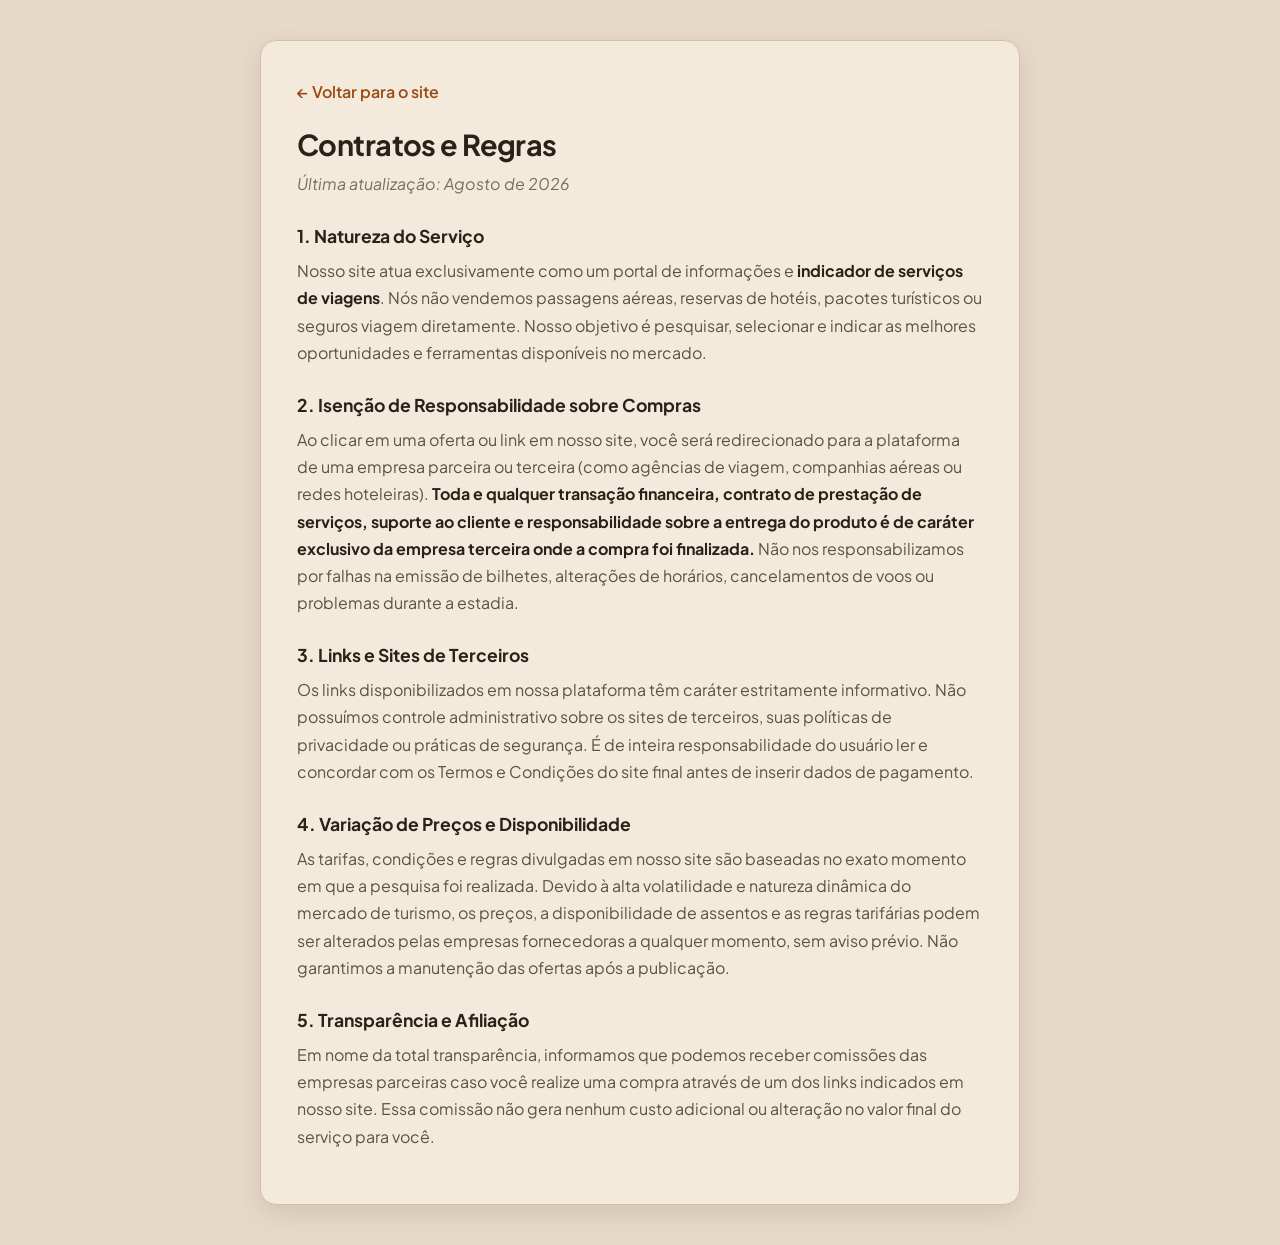
<file: contratos.html>
<!DOCTYPE html>
<html lang="pt-BR">
<head>
    <meta charset="UTF-8">
    <meta name="viewport" content="width=device-width, initial-scale=1.0">
    <title>Contratos e Regras - Aerotec</title>
    <link rel="preconnect" href="https://fonts.googleapis.com">
    <link rel="preconnect" href="https://fonts.gstatic.com" crossorigin>
    <link href="https://fonts.googleapis.com/css2?family=Plus+Jakarta+Sans:wght@500;600;700&display=swap" rel="stylesheet">
    <link rel="stylesheet" href="style.css">
</head>
<body>

    <div class="container-fixo">
        <div class="pagina-simples">
            <a href="index.html" class="link-voltar">← Voltar para o site</a>
            <h1>Contratos e Regras</h1>
            <p class="data-atualizacao">Última atualização: Agosto de 2026</p>
            
            <h2>1. Natureza do Serviço</h2>
            <p>Nosso site atua exclusivamente como um portal de informações e <strong>indicador de serviços de viagens</strong>. Nós não vendemos passagens aéreas, reservas de hotéis, pacotes turísticos ou seguros viagem diretamente. Nosso objetivo é pesquisar, selecionar e indicar as melhores oportunidades e ferramentas disponíveis no mercado.</p>

            <h2>2. Isenção de Responsabilidade sobre Compras</h2>
            <p>Ao clicar em uma oferta ou link em nosso site, você será redirecionado para a plataforma de uma empresa parceira ou terceira (como agências de viagem, companhias aéreas ou redes hoteleiras). <strong>Toda e qualquer transação financeira, contrato de prestação de serviços, suporte ao cliente e responsabilidade sobre a entrega do produto é de caráter exclusivo da empresa terceira onde a compra foi finalizada.</strong> Não nos responsabilizamos por falhas na emissão de bilhetes, alterações de horários, cancelamentos de voos ou problemas durante a estadia.</p>

            <h2>3. Links e Sites de Terceiros</h2>
            <p>Os links disponibilizados em nossa plataforma têm caráter estritamente informativo. Não possuímos controle administrativo sobre os sites de terceiros, suas políticas de privacidade ou práticas de segurança. É de inteira responsabilidade do usuário ler e concordar com os Termos e Condições do site final antes de inserir dados de pagamento.</p>

            <h2>4. Variação de Preços e Disponibilidade</h2>
            <p>As tarifas, condições e regras divulgadas em nosso site são baseadas no exato momento em que a pesquisa foi realizada. Devido à alta volatilidade e natureza dinâmica do mercado de turismo, os preços, a disponibilidade de assentos e as regras tarifárias podem ser alterados pelas empresas fornecedoras a qualquer momento, sem aviso prévio. Não garantimos a manutenção das ofertas após a publicação.</p>
            
            <h2>5. Transparência e Afiliação</h2>
            <p>Em nome da total transparência, informamos que podemos receber comissões das empresas parceiras caso você realize uma compra através de um dos links indicados em nosso site. Essa comissão não gera nenhum custo adicional ou alteração no valor final do serviço para você.</p>
        </div>
    </div>

</body>
</html>
</file>
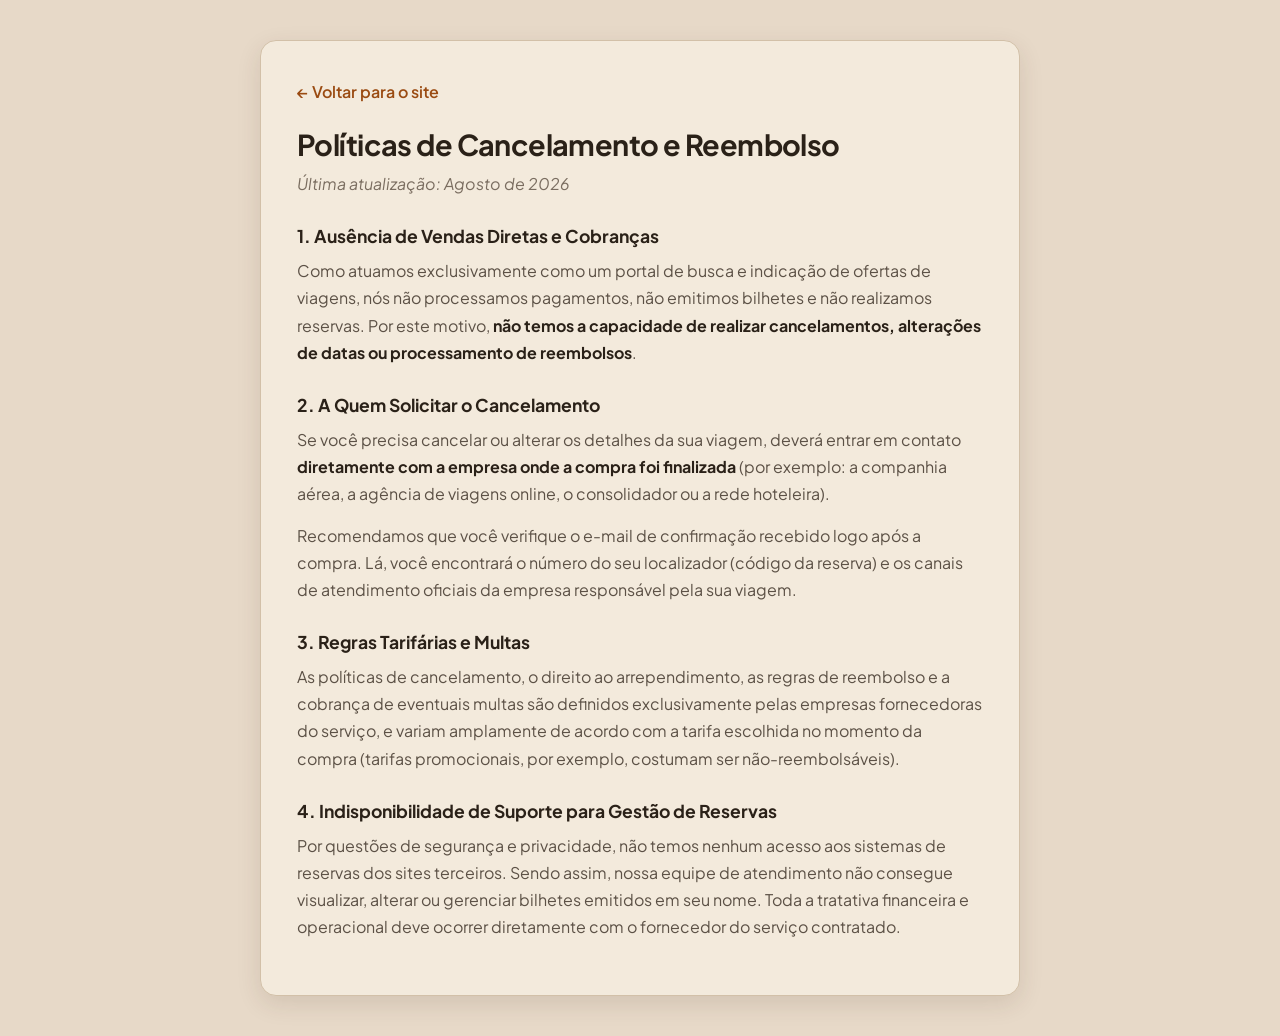
<file: politicas.html>
<!DOCTYPE html>
<html lang="pt-BR">
<head>
    <meta charset="UTF-8">
    <meta name="viewport" content="width=device-width, initial-scale=1.0">
    <title>Políticas de Cancelamento - Aerotec</title>
    <link rel="preconnect" href="https://fonts.googleapis.com">
    <link rel="preconnect" href="https://fonts.gstatic.com" crossorigin>
    <link href="https://fonts.googleapis.com/css2?family=Plus+Jakarta+Sans:wght@500;600;700&display=swap" rel="stylesheet">
    <link rel="stylesheet" href="style.css">
</head>
<body>

    <div class="container-fixo">
        <div class="pagina-simples">
            <a href="index.html" class="link-voltar">← Voltar para o site</a>
            <h1>Políticas de Cancelamento e Reembolso</h1>
            <p class="data-atualizacao">Última atualização: Agosto de 2026</p>
            
            <h2>1. Ausência de Vendas Diretas e Cobranças</h2>
            <p>Como atuamos exclusivamente como um portal de busca e indicação de ofertas de viagens, nós não processamos pagamentos, não emitimos bilhetes e não realizamos reservas. Por este motivo, <strong>não temos a capacidade de realizar cancelamentos, alterações de datas ou processamento de reembolsos</strong>.</p>

            <h2>2. A Quem Solicitar o Cancelamento</h2>
            <p>Se você precisa cancelar ou alterar os detalhes da sua viagem, deverá entrar em contato <strong>diretamente com a empresa onde a compra foi finalizada</strong> (por exemplo: a companhia aérea, a agência de viagens online, o consolidador ou a rede hoteleira).</p>
            <p>Recomendamos que você verifique o e-mail de confirmação recebido logo após a compra. Lá, você encontrará o número do seu localizador (código da reserva) e os canais de atendimento oficiais da empresa responsável pela sua viagem.</p>

            <h2>3. Regras Tarifárias e Multas</h2>
            <p>As políticas de cancelamento, o direito ao arrependimento, as regras de reembolso e a cobrança de eventuais multas são definidos exclusivamente pelas empresas fornecedoras do serviço, e variam amplamente de acordo com a tarifa escolhida no momento da compra (tarifas promocionais, por exemplo, costumam ser não-reembolsáveis).</p>

            <h2>4. Indisponibilidade de Suporte para Gestão de Reservas</h2>
            <p>Por questões de segurança e privacidade, não temos nenhum acesso aos sistemas de reservas dos sites terceiros. Sendo assim, nossa equipe de atendimento não consegue visualizar, alterar ou gerenciar bilhetes emitidos em seu nome. Toda a tratativa financeira e operacional deve ocorrer diretamente com o fornecedor do serviço contratado.</p>
        </div>
    </div>

</body>
</html>
</file>
<file: style.css>
* {
    margin: 0;
    padding: 0;
    box-sizing: border-box;
    font-family: 'Plus Jakarta Sans', 'Inter', -apple-system, BlinkMacSystemFont, 'Segoe UI', Roboto, sans-serif;
    color: var(--texto-principal);
    -webkit-font-smoothing: antialiased;
}

:root {
    --fundo-pagina: #e7d9c8;
    --texto-principal: #2a2118;
    --texto-secundario: #5c5146;
    --texto-suave: #7a6d60;
    --texto-placeholder: #9a8c7e;
    --borda-principal: #d2c0a8;
    --borda-secundaria: #c4b194;
    --borda-suave: #d9cbb8;
    --borda-tracejada: #c4b194;
    --fundo-card: #f3eadc;
    --fundo-papel: #dccdb9;
    --fundo-input: #efe4d4;
    --fundo-imagem: #d4c4ae;
    --sombra-cor: rgba(62, 44, 28, 0.12);
    --cor-destaque: #9a4b12;
    --cor-destaque-hover: #7c3d0e;
    --sombra-destaque: rgba(154, 75, 18, 0.22);
    --sombra-destaque-hover: rgba(154, 75, 18, 0.35);
    --texto-botao: #fff8ef;
    --texto-hero: #fff8ee;
}

html {
    overflow-x: hidden;
    scroll-behavior: smooth;
}

img,
picture,
svg {
    max-width: 100%;
    display: block;
}

body {
    background-color: var(--fundo-pagina);
    padding: 40px 16px;
    transition: background-color 0.3s ease, color 0.3s ease;
    overflow-x: hidden;
    min-width: 0;
}

body.modo-dark {
    --fundo-pagina: #07080a;
    --texto-principal: #f8fafc;
    --texto-secundario: #d1d5db;
    --texto-suave: #9ca3af;
    --texto-placeholder: #6b7280;
    --borda-principal: #26221a;
    --borda-secundaria: #3a3324;
    --borda-suave: #1d1a14;
    --borda-tracejada: #3a3324;
    --fundo-card: #111319;
    --fundo-papel: #161922;
    --fundo-input: #0d0f14;
    --fundo-imagem: #161922;
    --sombra-cor: rgba(0, 0, 0, 0.75);
    --cor-destaque: #d4af37;
    --cor-destaque-hover: #f3c644;
    --sombra-destaque: rgba(212, 175, 55, 0.25);
    --sombra-destaque-hover: rgba(212, 175, 55, 0.45);
    --texto-botao: #07080a;
    --texto-hero: #f8fafc;
}

.container-fixo {
    width: 100%;
    max-width: 1100px;
    margin: 0 auto;
    position: relative;
    min-width: 0;
}

.secao-rascunho {
    margin: 70px 0;
    padding: 24px;
}

.bkg-papel {
    background-color: var(--fundo-papel);
    border-radius: 16px;
    border: 1px solid var(--borda-suave);
}

h3 {
    margin-bottom: 35px;
    font-size: clamp(1.2rem, 2.4vw, 1.5rem);
    font-weight: 700;
    letter-spacing: -0.02em;
    overflow-wrap: anywhere;
}

.botao-falso {
    border: none;
    padding: 12px 24px;
    display: inline-flex;
    align-items: center;
    justify-content: center;
    background: var(--cor-destaque);
    color: var(--texto-botao);
    cursor: pointer;
    text-align: center;
    font-weight: 600;
    border-radius: 8px;
    box-shadow: 0 4px 14px var(--sombra-destaque);
    font-family: inherit;
    font-size: 0.95rem;
    min-height: 44px;
    transition: all 0.2s ease;
    text-decoration: none;
}

.botao-falso:hover {
    background: var(--cor-destaque-hover);
    transform: translateY(-2px);
    box-shadow: 0 6px 20px var(--sombra-destaque-hover);
}

.botao-falso:active {
    transform: translateY(0);
}

.input-falso {
    border: 1px solid var(--borda-secundaria);
    padding: 12px 16px;
    background: var(--fundo-input);
    color: var(--texto-principal);
    flex-grow: 1;
    font-style: normal;
    font-family: inherit;
    font-size: 0.95rem;
    border-radius: 8px;
    width: 100%;
    transition: border-color 0.2s ease, box-shadow 0.2s ease;
}

.input-falso::placeholder {
    color: var(--texto-placeholder);
}

.input-falso:focus-within,
.input-falso:focus {
    outline: none;
    border-color: var(--cor-destaque);
    box-shadow: 0 0 0 3px var(--sombra-destaque);
}

.header-rascunho {
    display: flex;
    justify-content: space-between;
    align-items: center;
    gap: 16px;
    padding: 16px 24px;
    background: var(--fundo-card);
    border: 1px solid var(--borda-principal);
    border-radius: 16px;
    margin-bottom: 24px;
}

.header-topo {
    display: flex;
    align-items: center;
    justify-content: space-between;
    gap: 12px;
    min-width: 0;
}

.logo-box img,
.logo-footer {
    height: 70px;
    width: auto;
    max-width: min(220px, 100%);
    object-fit: contain;
}

body.modo-dark .logo-box {
    background: transparent;
}

.menu-toggle {
    display: none;
    border: 1px solid var(--borda-secundaria);
    background: var(--fundo-pagina);
    box-shadow: 0 2px 6px var(--sombra-cor);
    border-radius: 8px;
    padding: 10px 16px;
    font-weight: 600;
    font-family: inherit;
    cursor: pointer;
    min-height: 44px;
    transition: background 0.2s ease;
}

.nav-rascunho {
    display: flex;
    align-items: center;
    flex-wrap: wrap;
    justify-content: flex-end;
    gap: 12px 22px;
    min-width: 0;
}

.nav-rascunho a {
    text-decoration: none;
    color: var(--texto-secundario);
    font-weight: 500;
    white-space: nowrap;
    transition: color 0.2s ease;
}

.nav-rascunho a:hover,
.nav-rascunho a.ativo {
    color: var(--cor-destaque);
}

.nav-rascunho a.ativo {
    font-weight: 700;
}

.botao-modo-dark {
    transform: none;
    margin-left: 8px;
    white-space: nowrap;
    background: var(--fundo-pagina);
    color: var(--texto-principal);
    border: 1px solid var(--borda-secundaria);
    box-shadow: 0 2px 6px var(--sombra-cor);
}

.botao-modo-dark:hover {
    background: var(--fundo-papel);
    color: var(--cor-destaque);
}

.hero-rascunho {
    position: relative;
    border: 1px solid var(--borda-suave);
    border-radius: 16px;
    overflow: hidden;
    aspect-ratio: 11 / 4;
    width: 100%;
    box-shadow: 0 10px 30px var(--sombra-cor);
    background: var(--fundo-imagem);
}

.hero-imagem {
    position: absolute;
    inset: 0;
    width: 100%;
    height: 100%;
    object-fit: cover;
    object-position: center;
}

.hero-legenda {
    position: absolute;
    inset: 0;
    z-index: 1;
    display: flex;
    flex-direction: column;
    justify-content: flex-end;
    padding: 28px 32px;
    background: linear-gradient(to top, rgba(42, 33, 24, 0.82), rgba(42, 33, 24, 0.18) 48%, transparent 72%);
}

.hero-legenda span {
    color: var(--texto-hero);
    font-size: 0.8rem;
    font-weight: 600;
    letter-spacing: 0.14em;
    text-transform: uppercase;
    margin-bottom: 6px;
    opacity: 0.9;
}

.hero-legenda h2 {
    color: var(--texto-hero);
    font-size: clamp(1.6rem, 4vw, 2.4rem);
    font-weight: 700;
    letter-spacing: -0.03em;
}

.promo-halloween {
    display: grid;
    grid-template-columns: 1.3fr 1fr;
    gap: 24px;
    align-items: stretch;
    background: var(--fundo-card);
    border: 2px dashed var(--cor-destaque);
    border-radius: 16px;
    box-shadow: 0 8px 28px var(--sombra-cor);
}

.promo-texto {
    display: flex;
    flex-direction: column;
    align-items: flex-start;
    min-width: 0;
}

.promo-selo {
    display: inline-block;
    margin-bottom: 14px;
    padding: 6px 14px;
    background: var(--cor-destaque);
    color: var(--texto-botao);
    border-radius: 999px;
    font-size: 0.8rem;
    font-weight: 700;
    letter-spacing: 0.1em;
    text-transform: uppercase;
}

.promo-texto h3 {
    margin-bottom: 12px;
}

.promo-desc {
    margin-bottom: 18px;
    color: var(--texto-secundario);
    font-size: 0.95rem;
    line-height: 1.6;
}

.promo-precos {
    display: flex;
    align-items: baseline;
    flex-wrap: wrap;
    gap: 6px 12px;
    margin-bottom: 20px;
}

.promo-preco-antigo {
    color: var(--texto-suave);
    font-size: 1rem;
    text-decoration: line-through;
}

.promo-preco-novo {
    color: var(--cor-destaque);
    font-size: clamp(1.6rem, 4vw, 2.1rem);
    font-weight: 700;
    letter-spacing: -0.02em;
}

.promo-nota {
    margin-top: 12px;
    color: var(--texto-suave);
    font-size: 0.8rem;
}

.promo-visual {
    position: relative;
    overflow: hidden;
    display: flex;
    flex-direction: column;
    align-items: center;
    justify-content: flex-end;
    min-height: 280px;
    padding: 24px;
    text-align: center;
    background: linear-gradient(135deg, var(--cor-destaque), var(--cor-destaque-hover));
    border-radius: 12px;
}

.promo-imagem {
    position: absolute;
    inset: 0;
    width: 100%;
    height: 100%;
    object-fit: cover;
    object-position: center;
}

.promo-visual::after {
    content: "";
    position: absolute;
    inset: 0;
    background: linear-gradient(to top, rgba(0, 0, 0, 0.8), rgba(0, 0, 0, 0.2) 65%, transparent);
}

.promo-emoji,
.promo-visual strong,
.promo-visual span {
    position: relative;
    z-index: 1;
}

.promo-emoji {
    margin-bottom: 8px;
    font-size: 4rem;
    line-height: 1;
    filter: drop-shadow(0 4px 10px rgba(0, 0, 0, 0.6));
}

.promo-visual strong {
    margin-bottom: 6px;
    color: #ffffff;
    font-size: 1.15rem;
    font-weight: 700;
}

.promo-visual span {
    color: #ffffff;
    font-size: 0.9rem;
    line-height: 1.5;
    opacity: 0.95;
}

.botao-whatsapp {
    position: fixed;
    right: 16px;
    bottom: 16px;
    z-index: 50;
    display: inline-flex;
    align-items: center;
    justify-content: center;
    min-height: 48px;
    padding: 12px 20px;
    background: #25d366;
    color: #ffffff;
    border-radius: 999px;
    box-shadow: 0 6px 18px rgba(0, 0, 0, 0.3);
    font-size: 0.95rem;
    font-weight: 700;
    text-decoration: none;
    transition: transform 0.2s ease, background 0.2s ease;
}

.botao-whatsapp:hover {
    background: #1ebe5a;
    transform: translateY(-2px);
}

.grid-destinos {
    display: grid;
    grid-template-columns: repeat(3, minmax(0, 1fr));
    gap: 24px;
}

.card-destino {
    display: flex;
    flex-direction: column;
    border: 1px solid var(--borda-principal);
    width: 100%;
    min-width: 0;
    padding: 18px;
    background: var(--fundo-card);
    border-radius: 16px;
    box-shadow: 0 4px 20px var(--sombra-cor);
    text-align: left;
    transition: transform 0.2s ease, box-shadow 0.2s ease, border-color 0.2s ease;
}

.card-destino:hover {
    transform: translateY(-4px);
    box-shadow: 0 12px 28px var(--sombra-cor);
    border-color: var(--cor-destaque);
}

.imagem-box {
    border: none;
    aspect-ratio: 16 / 9;
    height: auto;
    margin-bottom: 16px;
    background: var(--fundo-imagem);
    overflow: hidden;
    border-radius: 12px;
}

.imagem-box picture,
.imagem-box img {
    width: 100%;
    height: 100%;
    object-fit: cover;
}

.card-destino h4 {
    margin-bottom: 6px;
    font-size: 1.15rem;
    font-weight: 700;
}

.card-destino .preco {
    margin-bottom: 8px;
    color: var(--cor-destaque);
    font-size: 1.05rem;
    font-weight: 700;
}

.card-destino .card-desc {
    margin-bottom: 16px;
    color: var(--texto-secundario);
    font-size: 0.9rem;
    line-height: 1.5;
}

.card-destino .botao-falso {
    width: 100%;
    margin-top: auto;
}

.grid-vantagens {
    display: grid;
    grid-template-columns: repeat(3, minmax(0, 1fr));
    gap: 24px;
}

.card-vantagem {
    width: 100%;
    min-width: 0;
    text-align: center;
    padding: 24px 18px;
    background: var(--fundo-card);
    border-radius: 16px;
    border: 1px solid var(--borda-principal);
    box-shadow: 0 4px 16px var(--sombra-cor);
}

.icone-box {
    border: 1px solid var(--borda-secundaria);
    width: 72px;
    height: 72px;
    font-size: 2rem;
    margin: 0 auto 20px auto;
    background: var(--fundo-papel);
    border-radius: 50%;
    display: flex;
    align-items: center;
    justify-content: center;
}

.card-vantagem h4 {
    margin-bottom: 10px;
    font-size: 1.1rem;
    font-weight: 700;
}

.card-vantagem p {
    font-size: 0.95rem;
    color: var(--texto-secundario);
    line-height: 1.5;
}

.carrossel-depoimentos {
    position: relative;
}

.carrossel-linha {
    display: flex;
    align-items: center;
    gap: 16px;
}

.carrossel-viewport {
    overflow: hidden;
    flex: 1;
    min-width: 0;
}

.carrossel-trilha {
    display: flex;
    transition: transform 0.4s cubic-bezier(0.16, 1, 0.3, 1);
}

.carrossel-trilha .depoimento-box {
    flex: 0 0 100%;
    min-height: 210px;
    min-width: 0;
}

.carrossel-seta {
    width: 44px;
    height: 44px;
    flex-shrink: 0;
    border: 1px solid var(--borda-secundaria);
    background: var(--fundo-card);
    box-shadow: 0 2px 8px var(--sombra-cor);
    border-radius: 50%;
    cursor: pointer;
    font-size: 1.4rem;
    display: flex;
    align-items: center;
    justify-content: center;
    font-family: inherit;
    color: var(--texto-principal);
    transition: all 0.2s ease;
}

.carrossel-seta:hover {
    transform: translateY(-2px);
    border-color: var(--cor-destaque);
    color: var(--cor-destaque);
}

.carrossel-pontos {
    display: flex;
    justify-content: center;
    gap: 8px;
    margin-top: 20px;
}

.carrossel-ponto {
    width: 10px;
    height: 10px;
    padding: 0;
    border: none;
    background: var(--borda-secundaria);
    border-radius: 50%;
    cursor: pointer;
    transition: all 0.2s ease;
}

.carrossel-ponto.ativo {
    background: var(--cor-destaque);
    width: 24px;
    border-radius: 12px;
}

.depoimento-box {
    border: 1px solid var(--borda-principal);
    padding: 32px;
    background: var(--fundo-card);
    border-radius: 16px;
    box-shadow: 0 4px 20px var(--sombra-cor);
    position: relative;
}

.aspas {
    font-style: italic;
    font-size: clamp(1rem, 2.2vw, 1.15rem);
    margin-bottom: 24px;
    line-height: 1.6;
    color: var(--texto-principal);
    overflow-wrap: anywhere;
}

.cliente-info {
    display: flex;
    align-items: center;
    gap: 16px;
    min-width: 0;
}

.cliente-info span {
    overflow-wrap: anywhere;
    font-weight: 600;
    font-size: 0.95rem;
    color: var(--texto-secundario);
}

.avatar-falso {
    border: 1px solid var(--borda-secundaria);
    width: 52px;
    height: 52px;
    background: var(--fundo-imagem);
    border-radius: 50%;
    overflow: hidden;
    flex-shrink: 0;
    box-shadow: 0 2px 8px var(--sombra-cor);
}

.avatar-falso img {
    width: 100%;
    height: 100%;
    object-fit: cover;
    display: block;
}

.logo-footer {
    margin-bottom: 15px;
}

.footer-rascunho {
    margin-top: 80px;
    border-top: 1px solid var(--borda-secundaria);
    padding: 50px 10px 20px 10px;
    display: grid;
    grid-template-columns: repeat(4, minmax(0, 1fr));
    gap: 28px;
}

.coluna-footer {
    width: 100%;
    min-width: 0;
}

.coluna-footer strong {
    display: block;
    margin-bottom: 20px;
    font-size: 1.05rem;
    font-weight: 700;
}

.coluna-footer p {
    margin-bottom: 12px;
    font-size: 0.95rem;
    color: var(--texto-suave);
    overflow-wrap: anywhere;
}

.coluna-footer a {
    color: inherit;
    text-decoration: none;
}

.coluna-footer a:hover {
    color: var(--cor-destaque);
}

.coluna-footer .input-falso {
    margin-bottom: 12px;
    display: block;
    width: 100%;
}

.coluna-footer .botao-falso {
    width: 100%;
}

.pagina-simples {
    max-width: 760px;
    margin: 0 auto;
    background: var(--fundo-card);
    padding: 40px 36px;
    border-radius: 16px;
    border: 1px solid var(--borda-principal);
    box-shadow: 0 8px 24px var(--sombra-cor);
}

.pagina-simples h1 {
    font-size: clamp(1.4rem, 3vw, 1.8rem);
    margin-bottom: 8px;
    letter-spacing: -0.02em;
}

.pagina-simples h2 {
    font-size: 1.1rem;
    margin: 28px 0 10px;
}

.pagina-simples p {
    color: var(--texto-secundario);
    line-height: 1.7;
    margin-bottom: 14px;
}

.pagina-simples .data-atualizacao {
    color: var(--texto-suave);
    font-style: italic;
    margin-bottom: 24px;
}

.link-voltar {
    display: inline-flex;
    margin-bottom: 24px;
    color: var(--cor-destaque);
    text-decoration: none;
    font-weight: 600;
}

.link-voltar:hover {
    color: var(--cor-destaque-hover);
}

.logo-etec {
    max-width: 150px;
    height: auto;
    margin: 8px auto 20px;
    display: block;
    padding: 12px;
    background: var(--fundo-imagem);
    border: 1px solid var(--borda-suave);
    border-radius: 12px;
}

@media (max-width: 1024px) {
    .header-rascunho {
        flex-wrap: wrap;
        padding: 12px 16px;
    }

    .nav-rascunho {
        gap: 10px 16px;
    }

    .grid-destinos,
    .grid-vantagens {
        grid-template-columns: repeat(2, minmax(0, 1fr));
    }

    .footer-rascunho {
        grid-template-columns: repeat(2, minmax(0, 1fr));
        gap: 32px 24px;
    }

    .hero-rascunho {
        aspect-ratio: 16 / 7;
    }
}

@media (max-width: 768px) {
    body {
        padding: 16px 12px 28px;
    }

    .secao-rascunho {
        margin: 40px 0;
        padding: 16px 12px;
    }

    .header-rascunho {
        flex-direction: column;
        align-items: stretch;
    }

    .header-topo {
        width: 100%;
    }

    .logo-box img,
    .logo-footer {
        height: 56px;
    }

    .menu-toggle {
        display: inline-flex;
        align-items: center;
        justify-content: center;
    }

    .nav-rascunho {
        display: none;
        width: 100%;
        flex-direction: column;
        align-items: stretch;
        justify-content: flex-start;
        gap: 10px;
        padding: 12px 0 4px;
    }

    .nav-rascunho.aberto {
        display: flex;
    }

    .nav-rascunho a,
    .nav-rascunho .botao-modo-dark {
        width: 100%;
        text-align: center;
        white-space: normal;
        padding: 12px 10px;
        border: 1px solid var(--borda-suave);
        border-radius: 8px;
        text-decoration: none;
        margin-left: 0;
        transform: none;
    }

    .hero-rascunho {
        aspect-ratio: 16 / 9;
    }

    .hero-legenda {
        padding: 20px 18px;
    }

    .promo-halloween {
        grid-template-columns: 1fr;
    }

    .promo-visual {
        min-height: 240px;
        order: -1;
    }

    .grid-destinos,
    .grid-vantagens,
    .footer-rascunho {
        grid-template-columns: 1fr;
    }

    .card-destino {
        max-width: 420px;
        margin: 0 auto;
        width: 100%;
    }

    .carrossel-linha {
        display: grid;
        grid-template-columns: 1fr 1fr;
        grid-template-areas:
            "viewport viewport"
            "prev next";
        gap: 12px;
    }

    .carrossel-viewport {
        grid-area: viewport;
    }

    .carrossel-linha .carrossel-seta:first-child {
        grid-area: prev;
        width: 100%;
        border-radius: 8px;
    }

    .carrossel-linha .carrossel-seta:last-child {
        grid-area: next;
        width: 100%;
        border-radius: 8px;
    }

    .depoimento-box {
        padding: 22px 16px;
        min-height: 0;
    }

    .cliente-info {
        gap: 12px;
        align-items: flex-start;
    }

    .footer-rascunho {
        text-align: center;
        justify-items: center;
        padding: 36px 8px 12px;
        margin-top: 48px;
    }

    .coluna-footer {
        max-width: 360px;
    }

    .coluna-footer .logo-footer {
        margin-left: auto;
        margin-right: auto;
    }

    .pagina-simples {
        padding: 24px 18px;
    }
}

@media (max-width: 480px) {
    body {
        padding: 10px 8px 20px;
    }

    h3 {
        margin-bottom: 22px;
    }

    .secao-rascunho {
        margin: 28px 0;
        padding: 12px 8px;
    }

    .hero-rascunho {
        aspect-ratio: 4 / 3;
    }

    .card-destino {
        padding: 16px;
    }

    .botao-falso {
        padding: 12px 16px;
        width: 100%;
    }

    .icone-box {
        width: 64px;
        height: 64px;
        font-size: 1.6rem;
    }
}

@media (prefers-reduced-motion: reduce) {
    html {
        scroll-behavior: auto;
    }

    .carrossel-trilha,
    body {
        transition: none;
    }
}
</file>
